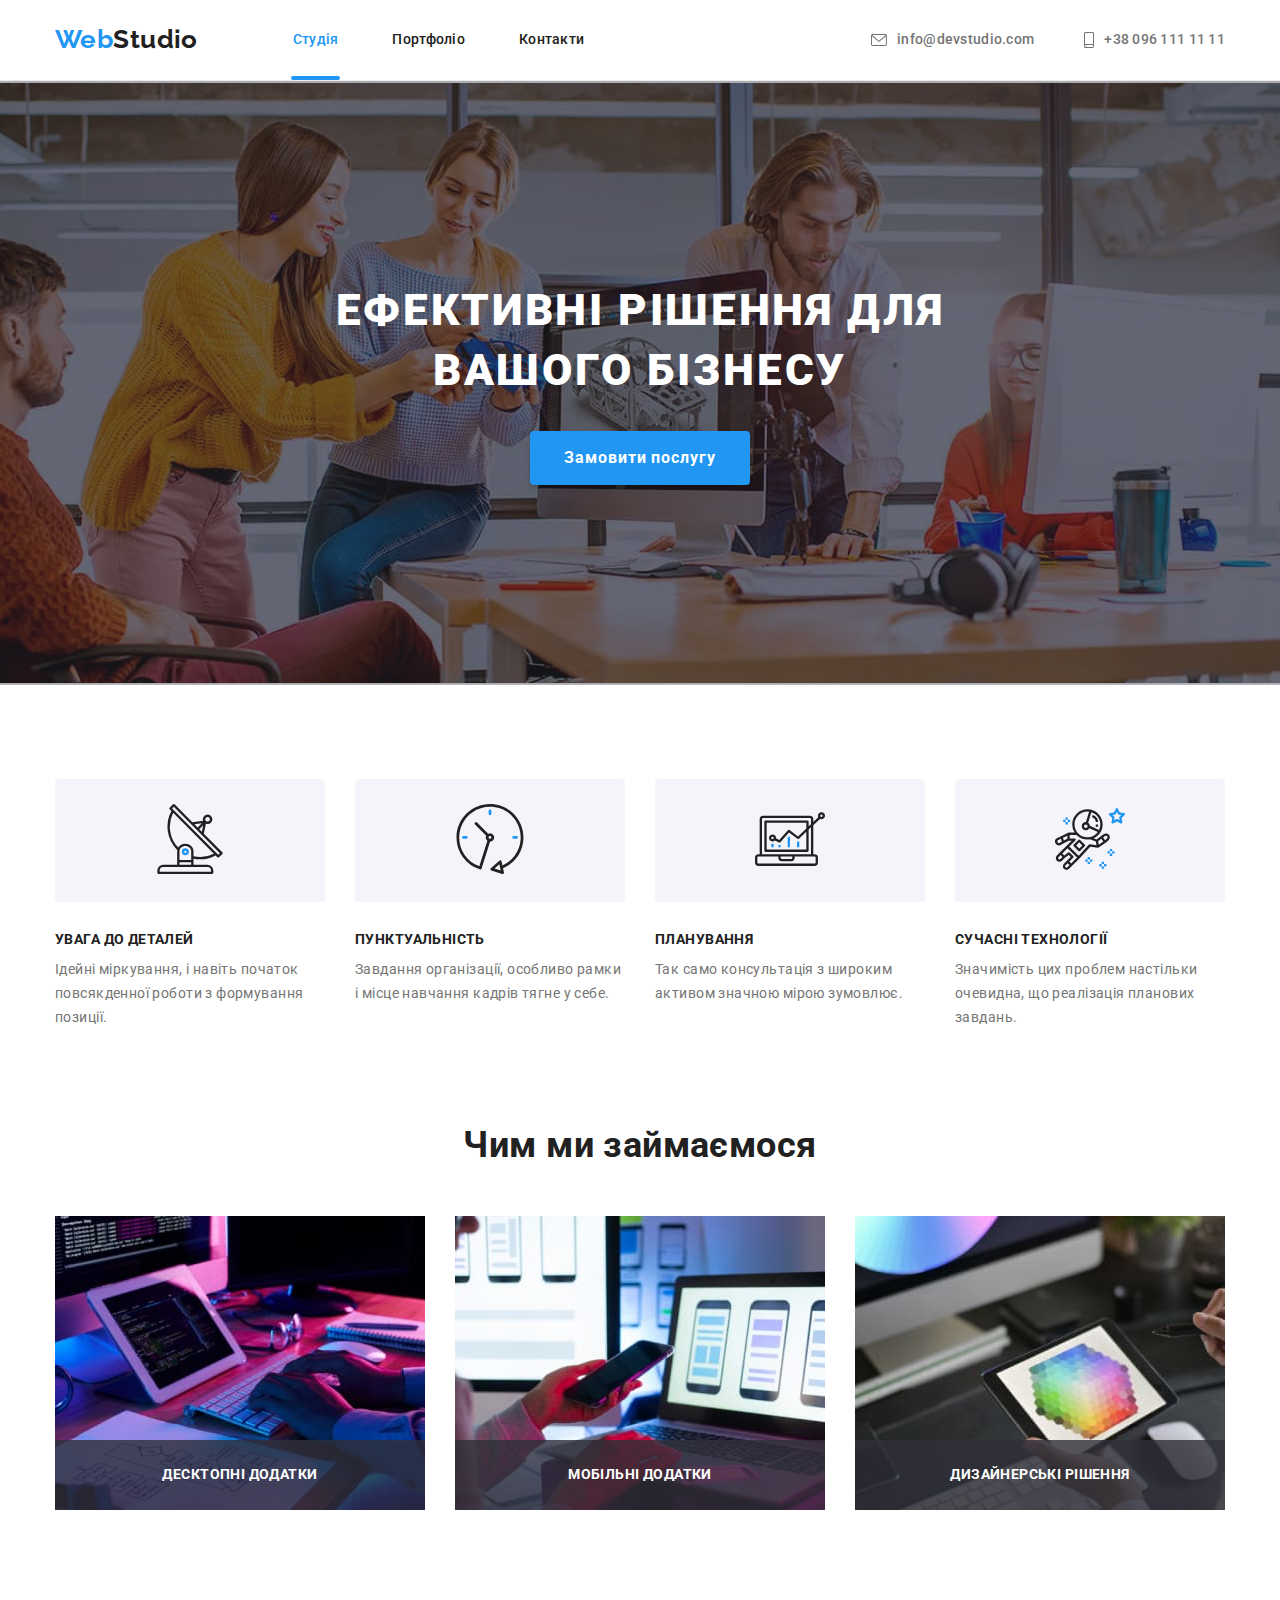
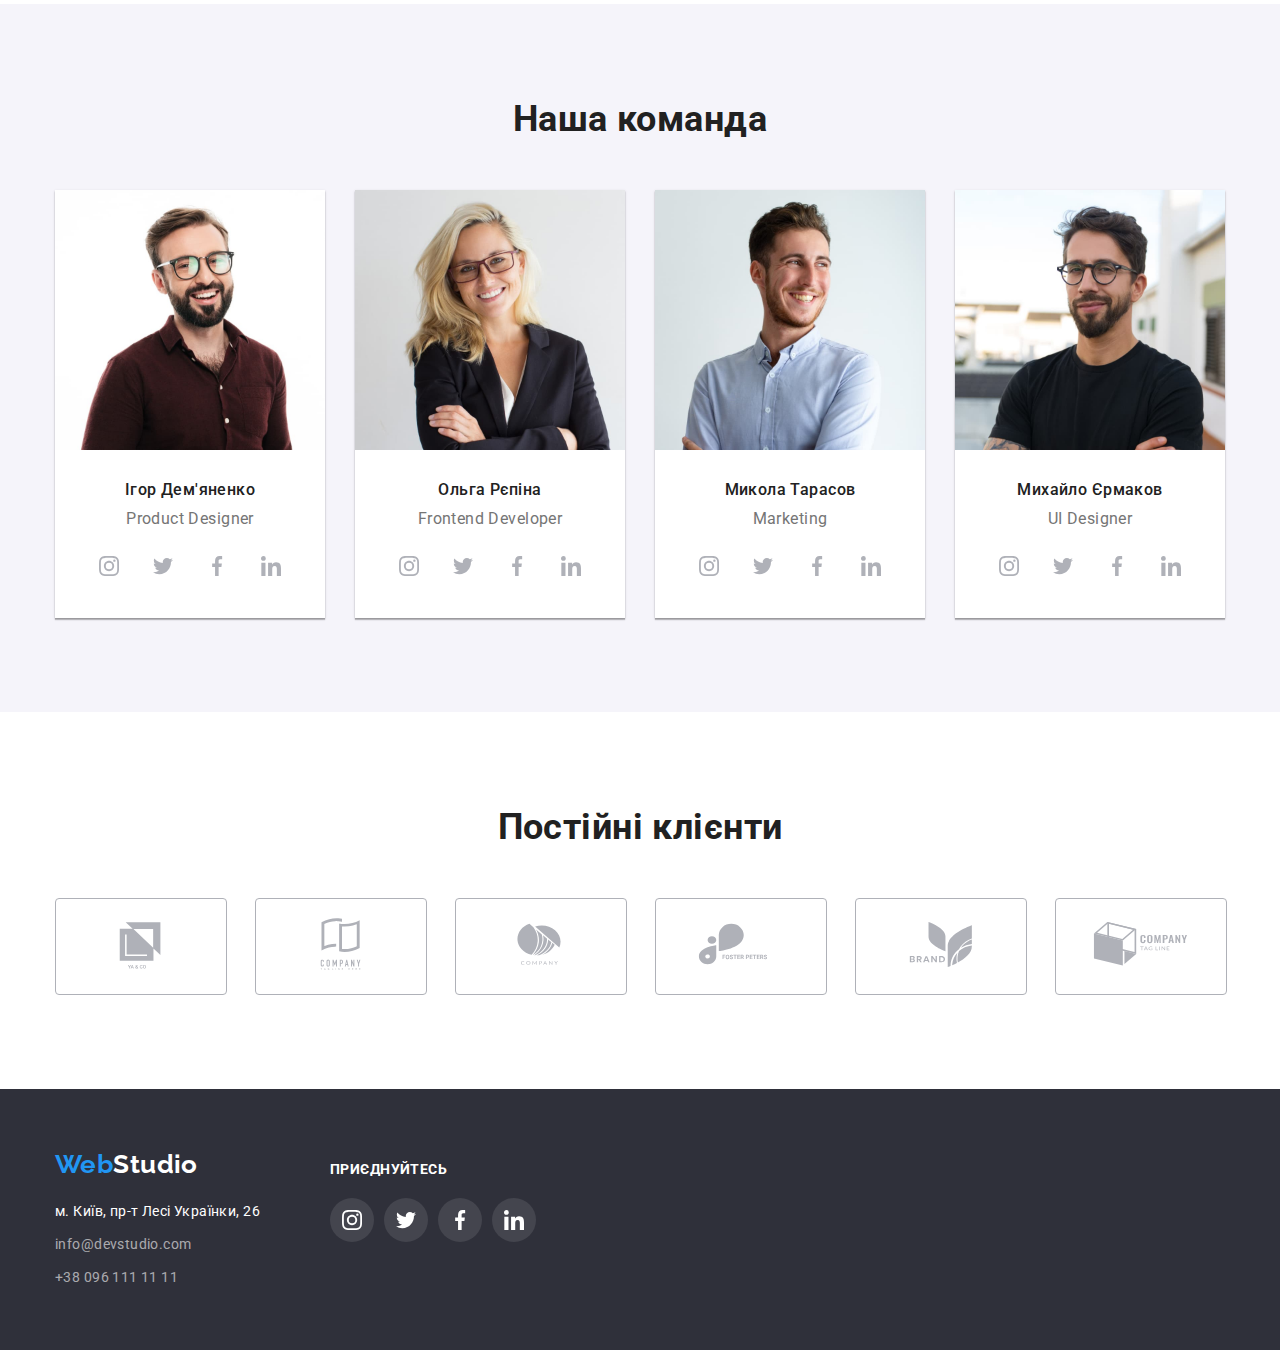
<file: index.html>
<!DOCTYPE html>
<html lang="uk">
  <head>
    <meta charset="UTF-8" />
    <meta http-equiv="X-UA-Compatible" content="IE=edge" />
    <meta name="viewport" content="width=device-width, initial-scale=1.0" />
    <link
      rel="stylesheet"
      href="https://fonts.googleapis.com/css2?family=Raleway:wght@700&family=Roboto:wght@400;500;700;900&display=swap"
    />
    <link
      rel="stylesheet"
      href="https://cdnjs.cloudflare.com/ajax/libs/modern-normalize/1.1.0/modern-normalize.min.css"
    />
    <link rel="stylesheet" href="./css/styles.css" />
    <title>WebStudio - Студія</title>
  </head>
  <body>
    <!-- Шапка -->
    <header class="header">
      <div class="head container">
        <nav class="head-nav">
          <a class="logo-head link" href="./index.html"><span class="logo">Web</span>Studio</a>
          <ul class="pages-links list">
            <li class="item"><a class="page link current" href="./index.html">Студія</a></li>
            <li class="item"><a class="page link" href="./portfolio.html">Портфоліо</a></li>
            <li class="item"><a class="page link" href="#">Контакти</a></li>
          </ul>
        </nav>
        <ul class="contacts-links list">
          <li class="item">
            <a class="contact-mail link" href="mailto:info@devstudio.com">
              <svg class="icon-mail" width="16" height="12">
              <use href="./images/icons.svg#icon-envelope"></use>
            </svg>info@devstudio.com</a>
          </li>
          <li class="item">
            <a class="contact-tel link" href="tel:+380961111111">
              <svg class="icon-tel" width="10" height="16">
              <use href="./images/icons.svg#icon-smartphone"></use>
            </svg>+38 096 111 11 11</a>
          </li>
        </ul>
      </div>
    </header>
    <!-- Мейн -->
    <main>
      <!-- Герой -->
      <section class="hero">
        <div class="container">
          <h1 class="hero-title">
            Ефективні рішення для вашого бізнесу
          </h1>
          <button data-modal-open class="primery-button" type="button">Замовити послугу</button>
        </div>
        <div data-modal class="backdrop is-hidden">
          <div class="modal">
            <button data-modal-close class="button-modal-close" type="button">
              <svg class="icon-modal-close" width="11" height="11">
                <use href="./images/icons.svg#icon-close"></use>
              </svg>
            </button>
          </div>
        </div>
      </section>
      <!-- Переваги компанії -->
      <section class="section">
        <div class="container">
          <h2 class="visually-hidden">Переваги компанії</h2>
          <ul class="company-advantages list">
            <li class="item">
              <div class="icon">
                <svg width="70" height="70">
                  <use href="./images/icons.svg#icon-antenna"></use>
                </svg>
              </div>
              <h3 class="advant-title">Увага до деталей</h3>
              <p class="advant-descr">
                Ідейні міркування, і навіть початок повсякденної роботи з формування позиції.
              </p>
            </li>
            <li class="item">
              <div class="icon">
                <svg width="70" height="70">
                  <use href="./images/icons.svg#icon-clock"></use>
                </svg>
              </div>
              <h3 class="advant-title">Пунктуальність</h3>
              <p class="advant-descr">
                Завдання організації, особливо рамки і місце навчання кадрів тягне у себе.
              </p>
            </li>
            <li class="item">
              <div class="icon">
                <svg width="70" height="70">
                  <use href="./images/icons.svg#icon-diagram"></use>
                </svg>
              </div>
              <h3 class="advant-title">Планування</h3>
              <p class="advant-descr">
                Так само консультація з широким активом значною мірою зумовлює.
              </p>
            </li>
            <li class="item">
              <div class="icon">
                <svg width="70" height="70">
                  <use href="./images/icons.svg#icon-astronaut"></use>
                </svg>
              </div>
              <h3 class="advant-title">Сучасні технології</h3>
              <p class="advant-descr">
                Значимість цих проблем настільки очевидна, що реалізація планових завдань.
              </p>
            </li>
          </ul>
        </div>
      </section>
      <!-- Чим ми займаємось -->
      <section class="section top">
        <div class="container">
          <h2 class="section-title">Чим ми займаємося</h2>
          <ul class="work list">
            <li class="work-item">
              <img
                class="image"
                src="./images/desktop.jpg"
                alt="Розробка десктопних програм"
                width="370"
                height="294"
              />
              <div class="work-text">
                <h3 class="work-title">
                  Десктопні додатки
                </h3>
              </div>
            </li>
            <li class="work-item">
              <img
                class="image"
                src="./images/mobile-app.jpg"
                alt="Розробка мобільних додатків"
                width="370"
                height="294"
              />
              <div class="work-text">
                <h3 class="work-title">
                  Мобільні додатки
                </h3>
              </div>
            </li>
            <li class="work-item">
              <img
                class="image"
                src="./images/design.jpg"
                alt="Дизайнерські рішення"
                width="370"
                height="294"
              />
              <div class="work-text">
                <h3 class="work-title">
                  Дизайнерські рішення
                </h3>
              </div>
            </li>
          </ul>
        </div>
      </section>
      <!-- Наша команда -->
      <section class="section bg-color">
        <div class="container">
          <h2 class="section-title">Наша команда</h2>
          <ul class="team-list list">
            <li class="item">
              <img
                class="image"
                src="./images/product-designer.jpg"
                alt="Фотографія Ігора Дем'яненко"
                width="270"
                height="260"
              />
              <h3 class="team-title">Ігор Дем'яненко</h3>
              <p class="team-diskr">Product Designer</p>
              <ul class=" social-links list">
                <li class="social-item"><a class="social-link" aria-label="instagram" href="#"><svg class="social-icon" width="20" height="20">
                  <use href="./images/icons.svg#icon-instagram"></use>
                </svg></a></li>
                <li class="social-item"><a class="social-link" aria-label="twitter" href="#"><svg class="social-icon" width="20" height="20">
                  <use href="./images/icons.svg#icon-twitter"></use>
                </svg></a></li>
                <li class="social-item"><a class="social-link" aria-label="facebook" href="#"><svg class="social-icon" width="20" height="20">
                  <use href="./images/icons.svg#icon-facebook"></use>
                </svg></a></li>
                <li class="social-item"><a class="social-link" aria-label="linkedin" href="#"><svg class="social-icon" width="20" height="20">
                  <use href="./images/icons.svg#icon-linkedin"></use>
                </svg></a></li>
              </ul>
            </li>
            <li class="item">
              <img
                class="image"
                src="./images/frontend-developer.jpg"
                alt="Фотографія Ольги Репіної"
                width="270"
                height="260"
              />
              <h3 class="team-title">Ольга Рєпіна</h3>
              <p class="team-diskr">Frontend Developer</p>
              <ul class=" social-links list">
                <li class="social-item"><a class="social-link" aria-label="instagram" href="#"><svg class="social-icon" width="20" height="20">
                  <use href="./images/icons.svg#icon-instagram"></use>
                </svg></a></li>
                <li class="social-item"><a class="social-link" aria-label="twitter" href="#"><svg class="social-icon" width="20" height="20">
                  <use href="./images/icons.svg#icon-twitter"></use>
                </svg></a></li>
                <li class="social-item"><a class="social-link" aria-label="facebook" href="#"><svg class="social-icon" width="20" height="20">
                  <use href="./images/icons.svg#icon-facebook"></use>
                </svg></a></li>
                <li class="social-item"><a class="social-link" aria-label="linkedin" href="#"><svg class="social-icon" width="20" height="20">
                  <use href="./images/icons.svg#icon-linkedin"></use>
                </svg></a></li>
              </ul>
            </li>
            <li class="item">
              <img
                class="image"
                src="./images/marketing.jpg"
                alt="Фотографія Миколи Тарасова"
                width="270"
                height="260"
              />
              <h3 class="team-title">Микола Тарасов</h3>
              <p class="team-diskr">Marketing</p>
              <ul class=" social-links list">
                <li class="social-item"><a class="social-link" aria-label="instagram" href="#"><svg class="social-icon" width="20" height="20">
                  <use href="./images/icons.svg#icon-instagram"></use>
                </svg></a></li>
                <li class="social-item"><a class="social-link" aria-label="twitter" href="#"><svg class="social-icon" width="20" height="20">
                  <use href="./images/icons.svg#icon-twitter"></use>
                </svg></a></li>
                <li class="social-item"><a class="social-link" aria-label="facebook" href="#"><svg class="social-icon" width="20" height="20">
                  <use href="./images/icons.svg#icon-facebook"></use>
                </svg></a></li>
                <li class="social-item"><a class="social-link" aria-label="linkedin" href="#"><svg class="social-icon" width="20" height="20">
                  <use href="./images/icons.svg#icon-linkedin"></use>
                </svg></a></li>
              </ul>
            </li>
            <li class="item">
              <img
                class="image"
                src="./images/ui-designer.jpg"
                alt="Фотографія Михайло Єрмакова"
                width="270"
                height="260"
              />
              <h3 class="team-title">Михайло Єрмаков</h3>
              <p class="team-diskr">UI Designer</p>
              <ul class=" social-links list">
                <li class="social-item"><a class="social-link" aria-label="instagram" href="#"><svg class="social-icon" width="20" height="20">
                  <use href="./images/icons.svg#icon-instagram"></use>
                </svg></a></li>
                <li class="social-item"><a class="social-link" aria-label="twitter" href="#"><svg class="social-icon" width="20" height="20">
                  <use href="./images/icons.svg#icon-twitter"></use>
                </svg></a></li>
                <li class="social-item"><a class="social-link" aria-label="facebook" href="#"><svg class="social-icon" width="20" height="20">
                  <use href="./images/icons.svg#icon-facebook"></use>
                </svg></a></li>
                <li class="social-item"><a class="social-link" aria-label="linkedin" href="#"><svg class="social-icon" width="20" height="20">
                  <use href="./images/icons.svg#icon-linkedin"></use>
                </svg></a></li>
              </ul>
            </li>
          </ul>
        </div>
      </section>
      <section class="section">
        <div class="container">
          <h2 class="section-title">Постійні клієнти</h2>
          <ul class="clients list">
            <li class="clients-item">
              <a href="#" class="client-link"><svg class="client-logo" width="106" height="60">
                <use href="./images/icons.svg#icon-client1"></use>
              </svg></a>
            </li>
            <li class="clients-item">
             <a href="#" class="client-link"><svg class="client-logo" width="106" height="60">
                <use href="./images/icons.svg#icon-client2"></use>
              </svg></a>
            </li>
            <li class="clients-item">
             <a href="#" class="client-link"><svg class="client-logo" width="106" height="60">
                <use href="./images/icons.svg#icon-client3"></use>
              </svg></a>
            </li>
            <li class="clients-item">
              <a href="#" class="client-link"><svg class="client-logo" width="106" height="60">
                <use href="./images/icons.svg#icon-client4"></use>
              </svg></a>
            </li>
            <li class="clients-item">
             <a href="#" class="client-link"><svg class="client-logo" width="106" height="60">
                <use href="./images/icons.svg#icon-client5"></use>
              </svg></a>
            </li>
            <li class="clients-item">
             <a href="#" class="client-link"><svg class="client-logo" width="106" height="60">
                <use href="./images/icons.svg#icon-client6"></use>
              </svg></a>
            </li>
          </ul>
        </div>
      </section>
    </main>
    <!-- Футер -->
    <footer class="footer">
      <div class="container left-container">
        <div class="footer-contacts">
          <a class="logo-foot link" href="./index.html"><span class="logo">Web</span>Studio</a>
        <address class="address">
          <ul class="address-links list">
            <li class="item">
              <a
                class="address-link link"
                href="https://goo.gl/maps/CPtrU1FHBa2aNyZL9"
                target="_blank"
                rel="noopener noreferrer nofollow"
                >м. Київ, пр-т Лесі Українки, 26</a
              >
            </li>
            <li class="item">
              <a class="foot-contact link" href="mailto:info@devstudio.com">info@devstudio.com</a>
            </li>
            <li class="item">
              <a class="foot-contact link" href="tel:+380961111111">+38 096 111 11 11</a>
            </li>
          </ul>
        </address>
        </div>
        <div class="footer-links">
          <b class="footer-text">Приєднуйтесь</b>
          <ul class="social-links list">
                <li class="social-item"><a class="social-link" aria-label="instagram" href="#"><svg class="social-icon" width="20" height="20">
                  <use href="./images/icons.svg#icon-instagram"></use>
                </svg></a></li>
                <li class="social-item"><a class="social-link" aria-label="twitter" href="#"><svg class="social-icon" width="20" height="20">
                  <use href="./images/icons.svg#icon-twitter"></use>
                </svg></a></li>
                <li class="social-item"><a class="social-link" aria-label="facebook" href="#"><svg class="social-icon" width="20" height="20">
                  <use href="./images/icons.svg#icon-facebook"></use>
                </svg></a></li>
                <li class="social-item"><a class="social-link" aria-label="linkedin" href="#"><svg class="social-icon" width="20" height="20">
                  <use href="./images/icons.svg#icon-linkedin"></use>
                </svg></a></li>
              </ul>
        </div>
      </div>
    </footer>

    <script src="./JS/modal.js"></script>
  </body>
</html>
</file>
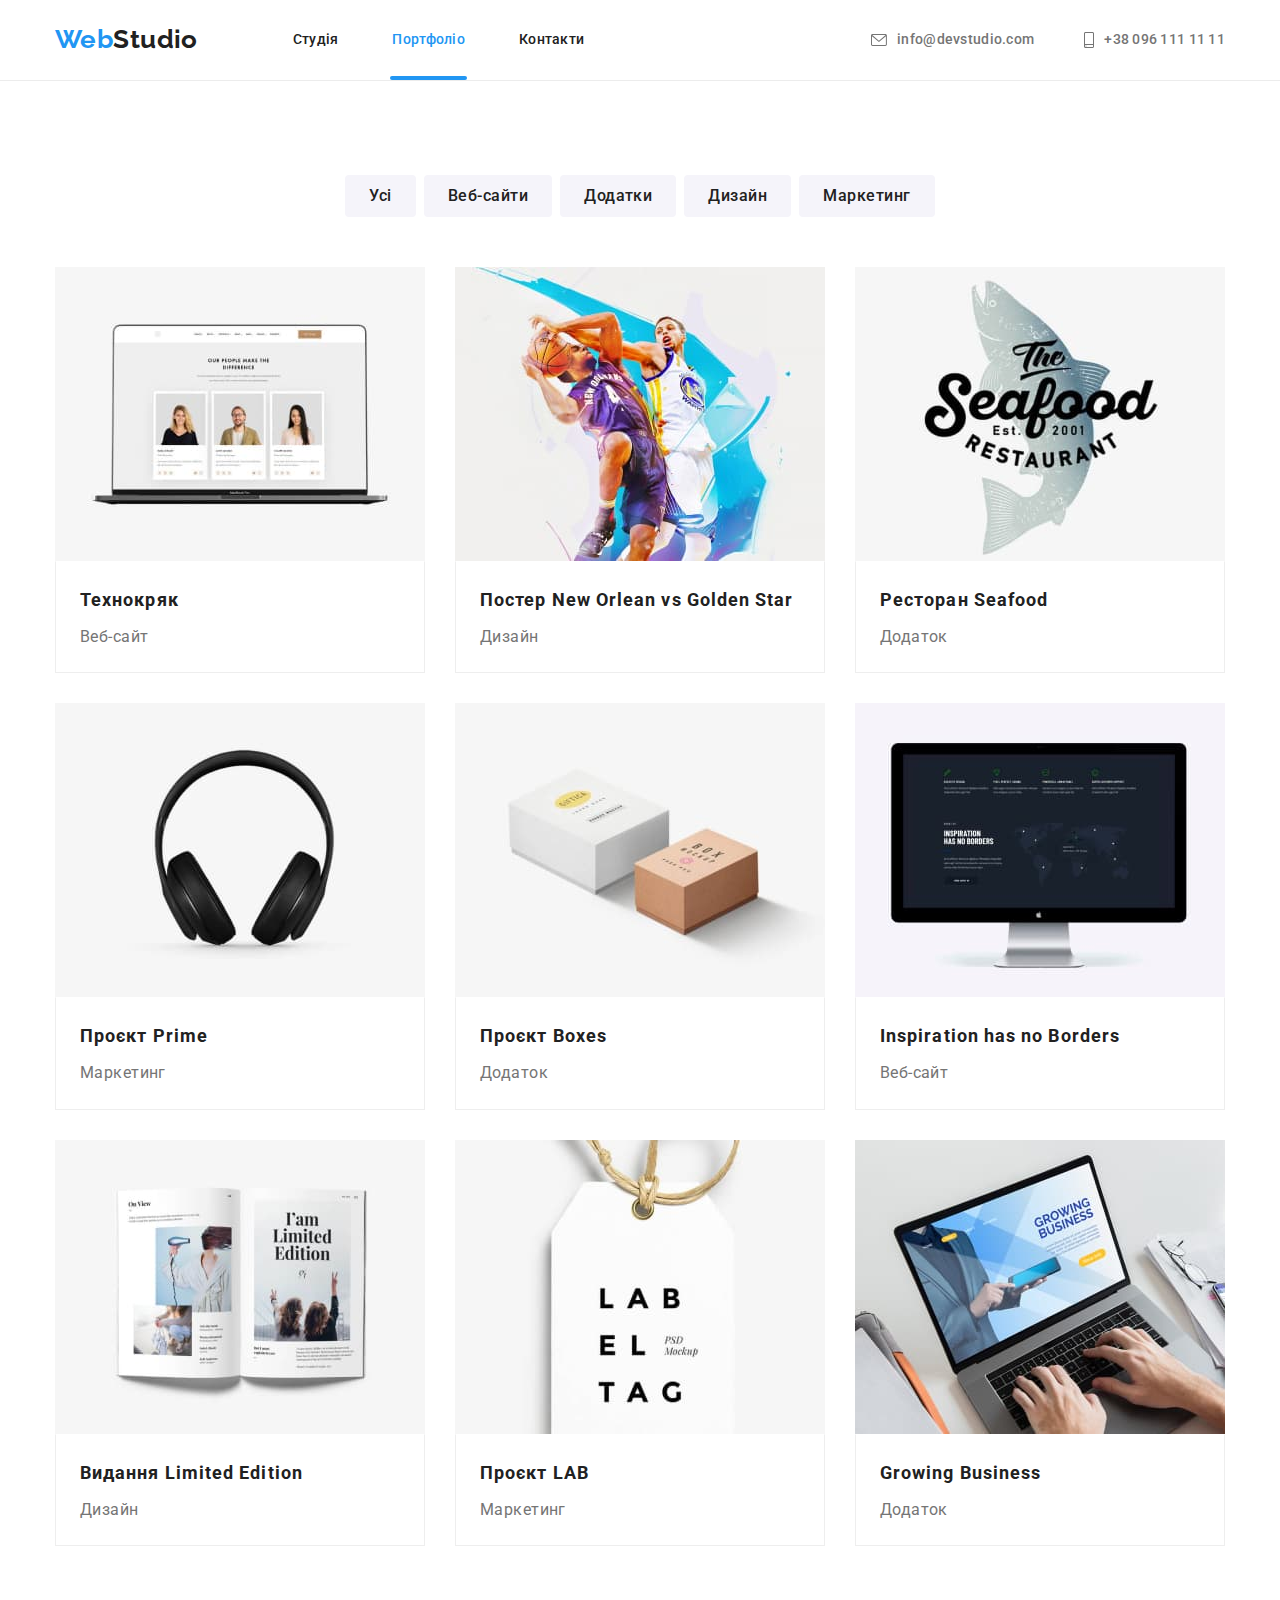
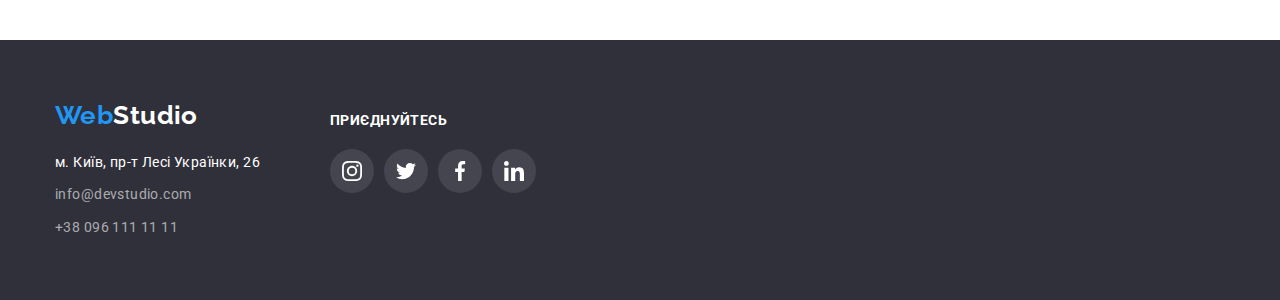
<file: portfolio.html>
<!DOCTYPE html>
<html lang="uk">
  <head>
    <meta charset="UTF-8" />
    <meta http-equiv="X-UA-Compatible" content="IE=edge" />
    <meta name="viewport" content="width=device-width, initial-scale=1.0" />
    <link
      href="https://fonts.googleapis.com/css2?family=Raleway:wght@700&family=Roboto:wght@400;500;700;900&display=swap"
      rel="stylesheet"
    />
    <link
      rel="stylesheet"
      href="https://cdnjs.cloudflare.com/ajax/libs/modern-normalize/1.1.0/modern-normalize.min.css"
    />
    <link rel="stylesheet" href="./css/styles.css" />
    <title>WebStudio - Портфоліо</title>
  </head>
  <body>
    <!-- Шапка -->
    <header class="header">
      <div class="container head">
        <nav class="head-nav">
          <a class="logo-head link" href="./index.html"><span class="logo">Web</span>Studio</a>
          <ul class="pages-links list">
            <li class="item"><a class="page link" href="./index.html">Студія</a></li>
            <li class="item"><a class="page link current" href="./portfolio.html">Портфоліо</a></li>
            <li class="item"><a class="page link" href="">Контакти</a></li>
          </ul>
        </nav>
        <ul class="contacts-links list">
          <li class="item">
            <a class="contact-mail link" href="mailto:info@devstudio.com">
              <svg class="icon-mail" width="16" height="12">
                <use href="./images/icons.svg#icon-envelope"></use></svg
              >info@devstudio.com</a
            >
          </li>
          <li class="item">
            <a class="contact-tel link" href="tel:+380961111111">
              <svg class="icon-tel" width="10" height="16">
                <use href="./images/icons.svg#icon-smartphone"></use></svg
              >+38 096 111 11 11</a
            >
          </li>
        </ul>
      </div>
    </header>
    <!-- Мейн -->
    <main>
      <section class="section">
        <div class="container">
          <h1 class="visually-hidden">Наші проєкти</h1>
          <!-- Фільтри -->
          <ul class="filters list">
            <li class="item"><button class="button-filter" type="button">Усі</button></li>
            <li class="item"><button class="button-filter" type="button">Веб-сайти</button></li>
            <li class="item"><button class="button-filter" type="button">Додатки</button></li>
            <li class="item"><button class="button-filter" type="button">Дизайн</button></li>
            <li class="item"><button class="button-filter" type="button">Маркетинг</button></li>
          </ul>
          <!-- Проєкти -->
          <ul class="projects list">
            <li class="item">
              <a class="project-link link" href="#">
                <div class="thumb">
                  <img
                    class="image"
                    src="./images/project-1.jpg"
                    alt="Технокряк"
                    width="370"
                    height="294"
                  />
                  <div class="overlay">
                    <p class="overlay-text">
                      Ресурс пропонує комплексні пропозиції з різним рівнем функціоналу та сервісів.
                      Все це дозволить відвідувачу отримати вичерпні відомості про компанію чи
                      приватну особу.
                    </p>
                  </div>
                </div>
                <div class="text">
                  <h2 class="project-title">Технокряк</h2>
                  <p class="project-diskr">Веб-сайт</p>
                </div>
              </a>
            </li>
            <li class="item">
              <a class="project-link link" href="#">
                <div class="thumb">
                  <img
                    class="image"
                    src="./images/project-2.jpg"
                    alt="Постер New Orlean vs Golden Star"
                    width="370"
                    height="294"
                  />
                  <div class="overlay">
                    <p class="overlay-text">
                      Ресурс пропонує комплексні пропозиції з різним рівнем функціоналу та сервісів.
                      Все це дозволить відвідувачу отримати вичерпні відомості про компанію чи
                      приватну особу.
                    </p>
                  </div>
                </div>
                <div class="text">
                  <h2 class="project-title">Постер New Orlean vs Golden Star</h2>
                  <p class="project-diskr">Дизайн</p>
                </div>
              </a>
            </li>
            <li class="item">
              <a class="project-link link" href="#">
                <div class="thumb">
                  <img
                    class="image"
                    src="./images/project-3.jpg"
                    alt="Ресторан Seafood"
                    width="370"
                    height="294"
                  />
                  <div class="overlay">
                    <p class="overlay-text">
                      Ресурс пропонує комплексні пропозиції з різним рівнем функціоналу та сервісів.
                      Все це дозволить відвідувачу отримати вичерпні відомості про компанію чи
                      приватну особу.
                    </p>
                  </div>
                </div>
                <div class="text">
                  <h2 class="project-title">Ресторан Seafood</h2>
                  <p class="project-diskr">Додаток</p>
                </div>
              </a>
            </li>
            <li class="item">
              <a class="project-link link" href="#">
                <div class="thumb">
                  <img
                    class="image"
                    src="./images/project-4.jpg"
                    alt="Проєкт Prime"
                    width="370"
                    height="294"
                  />
                  <div class="overlay">
                    <p class="overlay-text">
                      Ресурс пропонує комплексні пропозиції з різним рівнем функціоналу та сервісів.
                      Все це дозволить відвідувачу отримати вичерпні відомості про компанію чи
                      приватну особу.
                    </p>
                  </div>
                </div>
                <div class="text">
                  <h2 class="project-title">Проєкт Prime</h2>
                  <p class="project-diskr">Маркетинг</p>
                </div>
              </a>
            </li>
            <li class="item">
              <a class="project-link link" href="#">
                <div class="thumb">
                  <img
                    class="image"
                    src="./images/project-5.jpg"
                    alt="Проєкт Boxes"
                    width="370"
                    height="294"
                  />
                  <div class="overlay">
                    <p class="overlay-text">
                      Ресурс пропонує комплексні пропозиції з різним рівнем функціоналу та сервісів.
                      Все це дозволить відвідувачу отримати вичерпні відомості про компанію чи
                      приватну особу.
                    </p>
                  </div>
                </div>
                <div class="text">
                  <h2 class="project-title">Проєкт Boxes</h2>
                  <p class="project-diskr">Додаток</p>
                </div>
              </a>
            </li>
            <li class="item">
              <a class="project-link link" href="#">
                <div class="thumb">
                  <img
                    class="image"
                    src="./images/project-6.jpg"
                    alt="Inspiration has no Borders"
                    width="370"
                    height="294"
                  />
                  <div class="overlay">
                    <p class="overlay-text">
                      Ресурс пропонує комплексні пропозиції з різним рівнем функціоналу та сервісів.
                      Все це дозволить відвідувачу отримати вичерпні відомості про компанію чи
                      приватну особу.
                    </p>
                  </div>
                </div>
                <div class="text">
                  <h2 class="project-title">Inspiration has no Borders</h2>
                  <p class="project-diskr">Веб-сайт</p>
                </div>
              </a>
            </li>
            <li class="item">
              <a class="project-link link" href="#">
                <div class="thumb">
                  <img
                    class="image"
                    src="./images/project-7.jpg"
                    alt="Видання Limited Edition"
                    width="370"
                    height="294"
                  />
                  <div class="overlay">
                    <p class="overlay-text">
                      Ресурс пропонує комплексні пропозиції з різним рівнем функціоналу та сервісів.
                      Все це дозволить відвідувачу отримати вичерпні відомості про компанію чи
                      приватну особу.
                    </p>
                  </div>
                </div>

                <div class="text">
                  <h2 class="project-title">Видання Limited Edition</h2>
                  <p class="project-diskr">Дизайн</p>
                </div>
              </a>
            </li>
            <li class="item">
              <a class="project-link link" href="#">
                <div class="thumb">
                  <img
                    class="image"
                    src="./images/project-8.jpg"
                    alt="Проєкт LAB"
                    width="370"
                    height="294"
                  />
                  <div class="overlay">
                    <p class="overlay-text">
                      Ресурс пропонує комплексні пропозиції з різним рівнем функціоналу та сервісів.
                      Все це дозволить відвідувачу отримати вичерпні відомості про компанію чи
                      приватну особу.
                    </p>
                  </div>
                </div>

                <div class="text">
                  <h2 class="project-title">Проєкт LAB</h2>
                  <p class="project-diskr">Маркетинг</p>
                </div>
              </a>
            </li>
            <li class="item">
              <a class="project-link link" href="#">
                <div class="thumb">
                  <img
                    class="image"
                    src="./images/project-9.jpg"
                    alt="Growing Business"
                    width="370"
                    height="294"
                  />
                  <div class="overlay">
                    <p class="overlay-text">
                      Ресурс пропонує комплексні пропозиції з різним рівнем функціоналу та сервісів.
                      Все це дозволить відвідувачу отримати вичерпні відомості про компанію чи
                      приватну особу.
                    </p>
                  </div>
                </div>
                <div class="text">
                  <h2 class="project-title">Growing Business</h2>
                  <p class="project-diskr">Додаток</p>
                </div>
              </a>
            </li>
          </ul>
        </div>
      </section>
    </main>
    <!-- Футер -->
    <footer class="footer">
      <div class="container left-container">
        <div class="footer-contacts">
          <a class="logo-foot link" href="./index.html"><span class="logo">Web</span>Studio</a>
          <address class="address">
            <ul class="address-links list">
              <li class="item">
                <a
                  class="address-link link"
                  href="https://goo.gl/maps/CPtrU1FHBa2aNyZL9"
                  target="_blank"
                  rel="noopener noreferrer nofollow"
                  >м. Київ, пр-т Лесі Українки, 26</a
                >
              </li>
              <li class="item">
                <a class="foot-contact link" href="mailto:info@devstudio.com">info@devstudio.com</a>
              </li>
              <li class="item">
                <a class="foot-contact link" href="tel:+380961111111">+38 096 111 11 11</a>
              </li>
            </ul>
          </address>
        </div>
        <div class="footer-links">
          <b class="footer-text">Приєднуйтесь</b>
          <ul class="social-links list">
            <li class="social-item">
              <a class="social-link" aria-label="instagram" href="#"
                ><svg class="social-icon" width="20" height="20">
                  <use href="./images/icons.svg#icon-instagram"></use></svg
              ></a>
            </li>
            <li class="social-item">
              <a class="social-link" aria-label="twitter" href="#"
                ><svg class="social-icon" width="20" height="20">
                  <use href="./images/icons.svg#icon-twitter"></use></svg
              ></a>
            </li>
            <li class="social-item">
              <a class="social-link" aria-label="facebook" href="#"
                ><svg class="social-icon" width="20" height="20">
                  <use href="./images/icons.svg#icon-facebook"></use></svg
              ></a>
            </li>
            <li class="social-item">
              <a class="social-link" aria-label="linkedin" href="#"
                ><svg class="social-icon" width="20" height="20">
                  <use href="./images/icons.svg#icon-linkedin"></use></svg
              ></a>
            </li>
          </ul>
        </div>
      </div>
    </footer>
  </body>
</html>
</file>
<file: css/styles.css>
:root {
    --primery-text-color: #212121;
    --secondary-text-color: #757575;
    --white-color: #FFFFFF;
    --accent-color: #2196F3;
    --white-contact-color: rgba(255, 255, 255, 0.6);
    --team-background-color: #F5F4FA;
    --button-background-color-active: #188CE8;
    --footer-background-color:#2F303A;
    --svg-icons-color: #AFB1B8;
    --footer-bg-icons: rgba(255, 255, 255, 0.1);
}

body {
    color: var(--primery-text-color);
    background-color: var(--white-color);

    font-family: Roboto, sans-serif;
    font-size: 14px;
    letter-spacing: 0.03em;
}

h1,
h2,
h3,
h4,
h5,
h6 {
    margin: 0;
}

ul {
    margin: 0;
    padding: 0;
}

p {
    margin: 0;
}

.link {
    text-decoration: none;
}

.list {
    list-style: none;
}

.container {
    width: 1200px;
    padding-left: 15px;
    padding-right: 15px;
    margin: 0 auto;
    text-align: center;
}

/* Шапка */

.header {
    border-bottom: 1px solid;
    border-color: #ECECEC;
}

.head {
    display: flex;
    align-items: center;
}
.head-nav {
    display: flex;
    align-items: center;
}

.logo-head {
    display: inline-block;
    padding-top: 24px;
    padding-bottom: 25px;
    margin-right: 93px;
    color: var(--primery-text-color);

    font-family: Raleway, sans-serif;
    font-size: 26px;
    font-weight: 700;
    line-height: 1.19;
}

.logo {
    color: var(--accent-color);
}

.pages-links {
    display: flex;
    align-items: center;

}

.pages-links .item {
    position: relative;
}

.pages-links .item + .item {
    margin-left: 50px;
}

.page {
    display: inline-block;
    padding: 32px 2px;
    color: var(--primery-text-color);

    font-weight: 500;
    line-height: 1.14;
    letter-spacing: 0.02em;

    transition: color 250ms cubic-bezier(0.4, 0, 0.2, 1);
}

.page:hover, .page:focus {
    color:var(--accent-color);
}

.contacts-links {
    display: flex;
    align-items: center;
    margin-left: auto;

}

.contacts-links .item+.item {
    margin-left: 50px;
}

.contact-mail, .contact-tel {
    display: inline-block;
    padding-top: 32px;
    padding-bottom: 32px;
    color: var(--secondary-text-color);

    font-weight: 500;
    line-height: 1.14;
    letter-spacing: 0.02em;

    transition: color 250ms cubic-bezier(0.4, 0, 0.2, 1);
}

.contact-mail:hover, .contact-mail:focus, .contact-tel:hover,
.contact-tel:focus {
    color: var(--accent-color);
}

.icon-mail, .icon-tel  {
    margin-right: 10px;
    fill: currentColor;
    vertical-align: middle;

    transition: fill 250ms cubic-bezier(0.4, 0, 0.2, 1);
}

.contact-mail:hover .icon-mail,
.contact-mail:focus .icon-mail {
    fill: var(--accent-color);
}

.current {
    color: var(--accent-color);
}

.current::after {
    position: absolute;
    left: 0;
    bottom: 0;

    content: '';
    background-color: var(--accent-color);
    display: block;
    width: 100%;
    height: 4px;
    border-radius: 2px;
}

/* Герой */
.hero {
    max-width: 1600px;
    padding-top: 200px;
    padding-bottom: 200px;
    margin-left: auto;
    margin-right: auto;

    background-image: linear-gradient(to right, rgba(47, 48, 58, 0.4), rgba(47, 48, 58, 0.4)), url(../images/hero.jpg);
    background-repeat: no-repeat;
    background-position: center;
}

.hero-title {
    margin-bottom: 30px;
    margin-left: auto;
    margin-right: auto;
    color: var(--white-color);
    width: 696px;

    font-size: 44px;
    font-weight: 900;
    line-height: 1.36;
    letter-spacing: 0.06em;
    text-transform: uppercase;
    text-align: center;
}

.primery-button {
    display: inline-block;
    padding: 10px 32px;
    min-width: 216px;
    border-radius: 4px;
    border-color: transparent;
    color: var(--white-color);
    background-color: var(--accent-color);
    box-shadow: 0px 4px 4px 0px rgba(0, 0, 0, 0.15);

    font-family: Roboto, sans-serif;
    font-size: 16px;
    font-weight: 700;
    line-height: 1.88;
    letter-spacing: 0.06em;
    cursor: pointer;

    transition: background-color 250ms cubic-bezier(0.4, 0, 0.2, 1);

}
.primery-button:hover, .primery-button:focus {
    background-color: var(--button-background-color-active);
}

.backdrop {
    position: fixed;
    top: 0;
    left: 0;
    width: 100%;
    height: 100%;

    background-color: rgba(0, 0, 0, 0.2);

    opacity: 1;

    transition: opacity 250ms cubic-bezier(0.4, 0, 0.2, 1), visibility 250ms cubic-bezier(0.4, 0, 0.2, 1);
}

.backdrop.is-hidden {
    visibility: hidden;
    pointer-events: none;
    opacity: 0;
}

.backdrop.is-hidden .modal {

    transform: translate(-50%, -50%) scale(0.9);
    opacity: 0;
}

.modal {
    position: absolute;
    top: 50%;
    left: 50%;
    transform: translate(-50%, -50%) scale(1);
    width: 528px;
    height: 581px;

    background-color: var(--white-color);
    opacity: 1;

    transition: transform 250ms cubic-bezier(0.4, 0, 0.2, 1), opacity 250ms cubic-bezier(0.4, 0, 0.2, 1);
}

.button-modal-close {
    display: flex;
    align-items: center;
    justify-content: center;
    cursor: pointer;

    width: 30px;
    height: 30px;
    margin-left: auto;
    margin-top: 8px;
    margin-right: 8px;
    
    border: 1px solid rgba(0, 0, 0, 0.1);
    border-radius: 50%;
    background-color: transparent;
}

/* Переваги компанії */
.section {
    padding-top: 94px;
    padding-bottom: 94px;
}


.visually-hidden {
    position: absolute;
    white-space: nowrap;
    width: 1px;
    height: 1px;
    overflow: hidden;
    border: 0;
    padding: 0;
    clip: rect(0 0 0 0);
    clip-path: inset(50%);
    margin: -1px;
}

.company-advantages {
    display: flex;
}

.company-advantages .item {
    text-align: left;
    width: calc((100% - 90px)/4);
}

.company-advantages .item + .item {
    margin-left: 30px;
}

.company-advantages .icon {
    padding: 25px 100px;
    margin-bottom: 30px;

    background-color: var(--team-background-color);
    border-radius: 4px;
}

.advant-title {
    margin-bottom: 10px;

    font-size: 14px;
    line-height: 1.14;
    letter-spacing: 0.03em;
    text-transform: uppercase;
}
.advant-descr {
    color: var(--secondary-text-color);

    line-height: 1.71;
}

/* Чим ми займаємось */
.top {
    padding-top: 0;
}

.section-title {
    margin-bottom: 50px;

    font-size: 36px;
    line-height: 1.17;
    text-align: center;
}

.work {
    display: flex;
}

.work-item {
    position: relative;
}

.work-item + .work-item {
    margin-left: 30px;
}

.work .image {
    display: block;
}

.work-text {
    position: absolute;
    left: 0;
    bottom: 0;

    width: 100%;
    height: 70px;
    background-color: rgba(47, 48, 58, 0.8);
    padding: 27px 0;

    text-align: center;
}

.work-title {
    color: var(--white-color);
    text-transform: uppercase;
    font-size: 14px;
    line-height: 1.14;
}

/* Наша команда */
.bg-color {
    background-color: var(--team-background-color);
}

.team-list {
    display: flex;
}

.team-list .item {
    background-color: var(--white-color);
    box-shadow: 0px 2px 1px 0px rgba(0, 0, 0, 0.2), 0px 1px 1px 0px rgba(0, 0, 0, 0.14), 0px 1px 3px 0px rgba(0, 0, 0, 0.12);
}

.team-list .item + .item {
    margin-left: 30px;
}

.team-list .image {
    display: block;
    margin-bottom: 30px;
}
.team-title {
    margin-bottom: 10px;
    font-size: 16px;
    font-weight: 500;
    line-height: 1.19;
}
.team-diskr {
    margin-bottom: 16px;
    color:var(--secondary-text-color);
    font-size: 16px;
    line-height: 1.19;
}

.social-links {
    display: flex;
    margin-left: 32px;
    margin-right: 32px;
    margin-bottom: 30px;
}

.social-item {
    width: 44px;
    height: 44px;
}

.social-item + .social-item {
    margin-left: 10px;
}

.social-link {
    display: inline-block;
    padding: 12px;
    border-radius: 50%;
    

    transition: background-color 250ms cubic-bezier(0.4, 0, 0.2, 1), border-radius 250ms cubic-bezier(0.4, 0, 0.2, 1);
}

.social-link:hover, .social-link:focus {
    cursor: pointer;
    background-color: var(--accent-color);
    
}

.social-icon {
    fill: var(--svg-icons-color);
    vertical-align: middle;

    transition: fill 250ms cubic-bezier(0.4, 0, 0.2, 1);

}

.social-link:hover .social-icon,
.social-link:focus .social-icon {
    fill: var(--white-color);
}

/* Постійні клієнти */

.clients {
    display: flex;
}

.clients-item {
    width: calc((100% - 150px)/6);
}

.clients-item + .clients-item {
    margin-left: 30px;
}

.client-link {
    display: inline-block;
    padding: 16px 32px;
    border: 1px solid var(--svg-icons-color);
    border-radius: 4px;

    transition: border-color 250ms cubic-bezier(0.4, 0, 0.2, 1);
}

.client-logo {
    fill: var(--svg-icons-color);

    transition: fill 250ms cubic-bezier(0.4, 0, 0.2, 1);
}

.client-link:hover,
.client-link:focus {
    border-color: var(--accent-color);
}

.client-link:hover .client-logo, .client-link:focus .client-logo  {
    fill: var(--accent-color);
}

/* Футер */

.footer {
    padding-top: 60px;
    padding-bottom: 60px;

    background-color: var(--footer-background-color);
}

.left-container {
    text-align: left;
}

.logo-foot {
    display: inline-block;
    margin-bottom: 20px;
    color: var(--white-color);

    font-family: Raleway, sans-serif;
    font-size: 26px;
    font-weight: 700;
    line-height: 1.19;
}

.address-links .item:not(:last-child) {
    margin-bottom: 9px;
}

.address-link {
    color: var(--white-color);

    font-style: normal;
    line-height: 1.71;

    transition: color 250ms cubic-bezier(0.4, 0, 0.2, 1);
}

.address-link:hover, .address-link:focus {
    color: var(--accent-color);
}

.foot-contact {
    color: var(--white-contact-color);

    font-style: normal;
    line-height: 1.71;

    transition: color 250ms cubic-bezier(0.4, 0, 0.2, 1);
}

.foot-contact:hover, .foot-contact:focus {
    color: var(--accent-color);
}

.container.left-container {
    display: flex;
}

.footer-text {
    display: inline-block;
    margin-bottom: 20px;

    color: var(--white-color);
    text-transform: uppercase;
    line-height: 1.14;
}

.footer-links {
    margin-left: 70px;
    padding-top: 12px;
}

.footer .social-links {
    margin: 0;
}

.footer .social-link {
    border-radius: 50%;
    background-color: var(--footer-bg-icons);
}

.footer .social-icon {
    fill: var(--white-color);
}

.footer .social-link:hover,
.footer .social-link:focus {
    background-color: var(--accent-color);
}


/* Вкладка Портфоліо */

.filters {
    display: flex;
    justify-content: center;
    margin-bottom: 50px;
}

.filters .item + .item {
    margin-left: 8px;
}
.button-filter {
    display: inline-block;
    padding: 6px 22px;
    color: var(--primery-text-color);
    background-color: var(--team-background-color);
    border-radius: 4px;
    border-color: transparent;
    
    font-family: Roboto, sans-serif;
    font-size: 16px;
    font-weight: 500;
    line-height: 1.63;
    letter-spacing: 0.03em;
    cursor: pointer;

    transition: color 250ms cubic-bezier(0.4, 0, 0.2, 1), background-color 250ms cubic-bezier(0.4, 0, 0.2, 1), box-shadow 250ms cubic-bezier(0.4, 0, 0.2, 1);
}

.button-filter:hover, .button-filter:focus {
    color: var(--white-color);
    background-color: var(--accent-color);
    box-shadow: 0px 2px 2px 0px rgba(0, 0, 0, 0.12), 0px 1px 2px 0px rgba(0, 0, 0, 0.08), 0px 3px 1px 0px rgba(0, 0, 0, 0.1);
}

.projects {
    display: flex;
    flex-wrap: wrap;
}

.projects .item {
    width: calc((100% - 60px) / 3);
    
}

.projects .item:not(:nth-child(3n)) {
    margin-right: 30px;
}

.projects .item:not(:nth-last-child(-n+3)){
    margin-bottom: 30px;
}

.project-link {
    display: inline-block;

    transition: box-shadow 250ms cubic-bezier(0.4, 0, 0.2, 1);
}

.project-link:hover, .project-link:focus {
    box-shadow: 1px 4px 6px 0px rgba(0, 0, 0, 0.16), 0px 4px 4px 0px rgba(0, 0, 0, 0.06), 0px 1px 1px 0px rgba(0, 0, 0, 0.12);
}

.project-link .image {
    display: block;
}

.text {
   padding: 20px 24px;
    border: 1px solid #EEEEEE;
    border-top-color: transparent;

    text-align: left;
}

.project-title {
    margin-bottom: 4px;
    color: var(--primery-text-color);

    font-size: 18px;
    line-height: 2;
    letter-spacing: 0.06em;
}

.project-diskr {
    color: var(--secondary-text-color);

    font-size: 16px;
    line-height: 1.88;
}


.thumb {
    position: relative;

    overflow: hidden;
}
.overlay {
    position: absolute;
    top: 0;
    left: 0;
    width: 100%;
    height: 100%;

    padding: 63px 24px;

    background-color: rgba(33, 150, 243, 0.9);

    transform: translateY(calc(100% + 1px));

    transition: transform 250ms cubic-bezier(0.4, 0, 0.2, 1);
}

.overlay-text {
    text-align: left;
    font-size: 18px;
    line-height: 1.56;
    
    color: var(--white-color);
}

.project-link:hover .overlay, .project-link:focus .overlay {
    transform: translateY(0);
}
</file>
